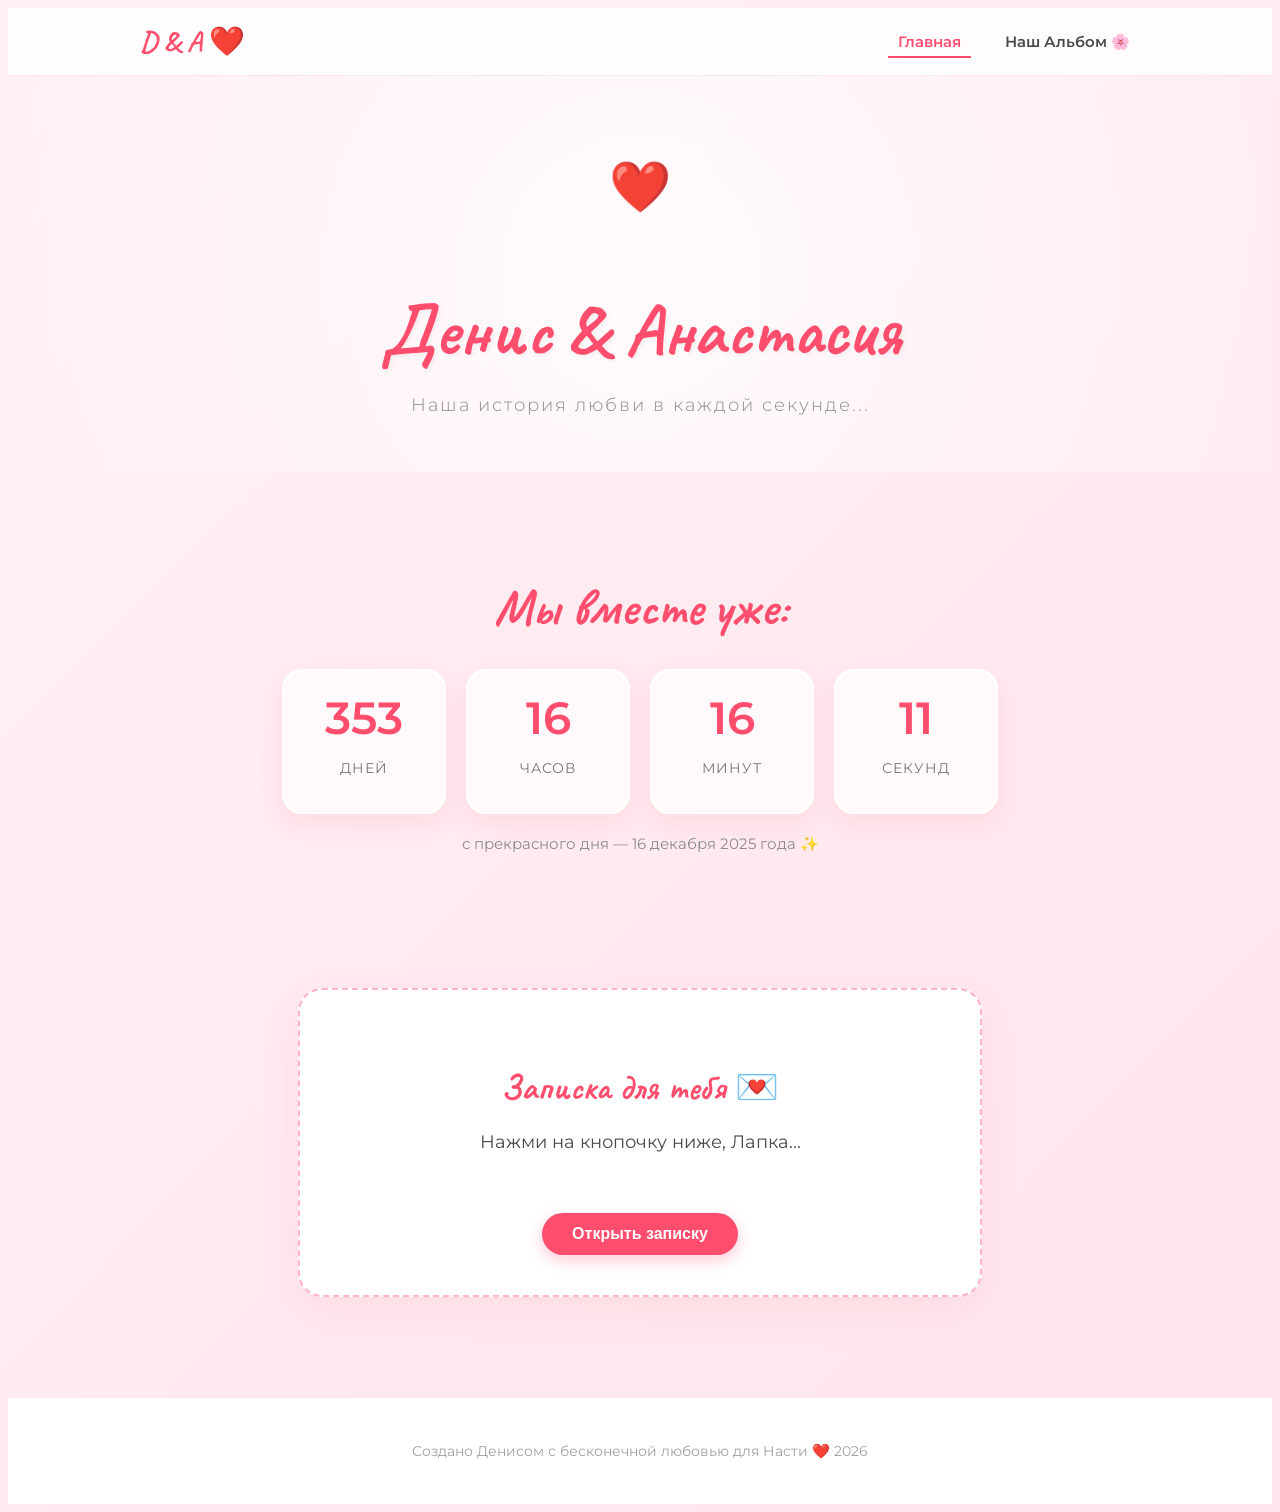
<file: index.html>
<!DOCTYPE html>
<html lang="ru">
<head>
    <meta charset="UTF-8">
    <meta name="viewport" content="width=device-width, initial-scale=1.0">
    <title>Денис ❤️ Анастасия</title>
    <link rel="stylesheet" href="style.css">
    <link href="https://fonts.googleapis.com/css2?family=Caveat:wght@700&family=Montserrat:wght@300;400;600&display=swap" rel="stylesheet">
</head>
<body>    <!-- Модальное праздничное окно на полгода -->
    <div id="anniversary-modal" class="modal-overlay" style="display: none;">
        <div class="modal-card">
            <span class="close-modal" id="close-anniversary">&times;</span>
            <span class="modal-emoji">🎉 半 💕</span>
            <h2>С полугодием нас, Лапка! 🌸</h2>
            <p>Моя любимая Настя! Сегодня ровно 6 месяцев (полгода), как мы вместе. За эти полгода ты подарила мне столько счастья, тепла и улыбок, сколько я не испытывал за всю свою жизнь.</p>
            <p>Я безумно благодарен за каждое твоё нежное объятие, за каждое тихое «люблю» и за все те милые моменты, которые мы разделяем. Пусть эти полгода станут лишь прекрасным началом нашей бесконечной и счастливой истории!</p>
            <p class="love-signature">Безумно люблю тебя! Твой Денис ❤️</p>
            <button class="btn-love" id="modal-celebrate-btn">Ура! 💖</button>
        </div>
    </div>


    <!-- Падающие сердечки -->
    <div id="hearts-container"></div>

    <!-- Навигация -->
    <nav class="navbar">
        <div class="nav-container">
            <a href="index.html" class="nav-logo">D & A ❤️</a>
            <div class="nav-links">
                <a href="index.html" class="active">Главная</a>
                <a href="album.html">Наш Альбом 🌸</a>
            </div>
        </div>
    </nav>

    <header class="hero">
        <div class="heart-loader">
            <div class="heart-shape">❤️</div>
        </div>
        <h1 class="romantic-title">Денис & Анастасия</h1>
        <p class="subtitle">Наша история любви в каждой секунде...</p>
    </header>

    <!-- Секция с таймером -->
    <section class="timer-section">
        <div class="container">
            <h2 class="section-title">Мы вместе уже:</h2>
            <div class="timer-grid">
                <div class="timer-card">
                    <span id="days">0</span>
                    <p>дней</p>
                </div>
                <div class="timer-card">
                    <span id="hours">0</span>
                    <p>часов</p>
                </div>
                <div class="timer-card">
                    <span id="minutes">0</span>
                    <p>минут</p>
                </div>
                <div class="timer-card">
                    <span id="seconds">0</span>
                    <p>секунд</p>
                </div>
            </div>
            <p class="small-date">с прекрасного дня — 16 декабря 2025 года ✨</p>
        </div>
    </section>

    <!-- Интерактивная кнопка с записками -->
    <section class="love-notes-section">
        <div class="container">
            <div class="note-box">
                <h3>Записка для тебя 💌</h3>
                <p id="note-text" class="note-text">Нажми на кнопочку ниже, Лапка...</p>
                <button id="next-note-btn" class="btn-love">Открыть записку</button>
            </div>
        </div>
    </section>

    <footer class="footer">
        <p>Создано Денисом с бесконечной любовью для Насти ❤️ 2026</p>
    </footer>

    <script src="script.js"></script>
</body>
</html>
</file>
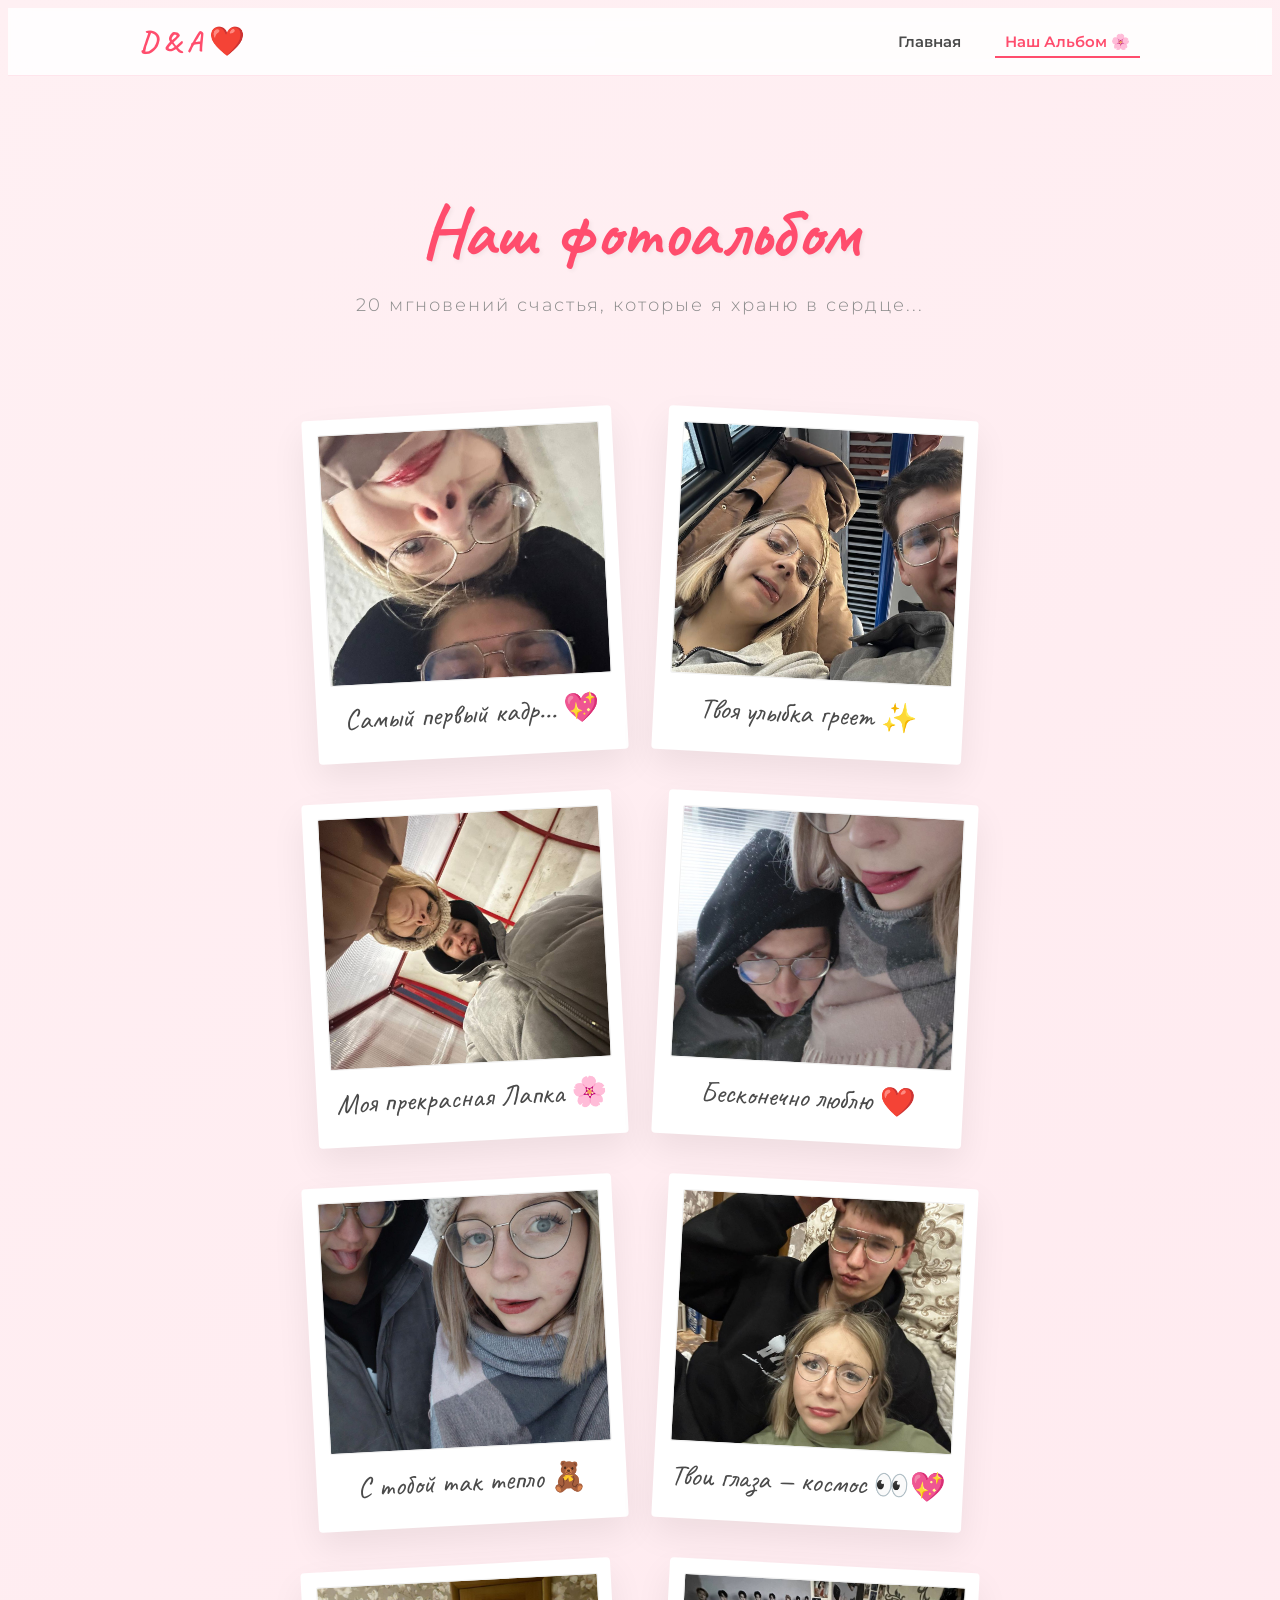
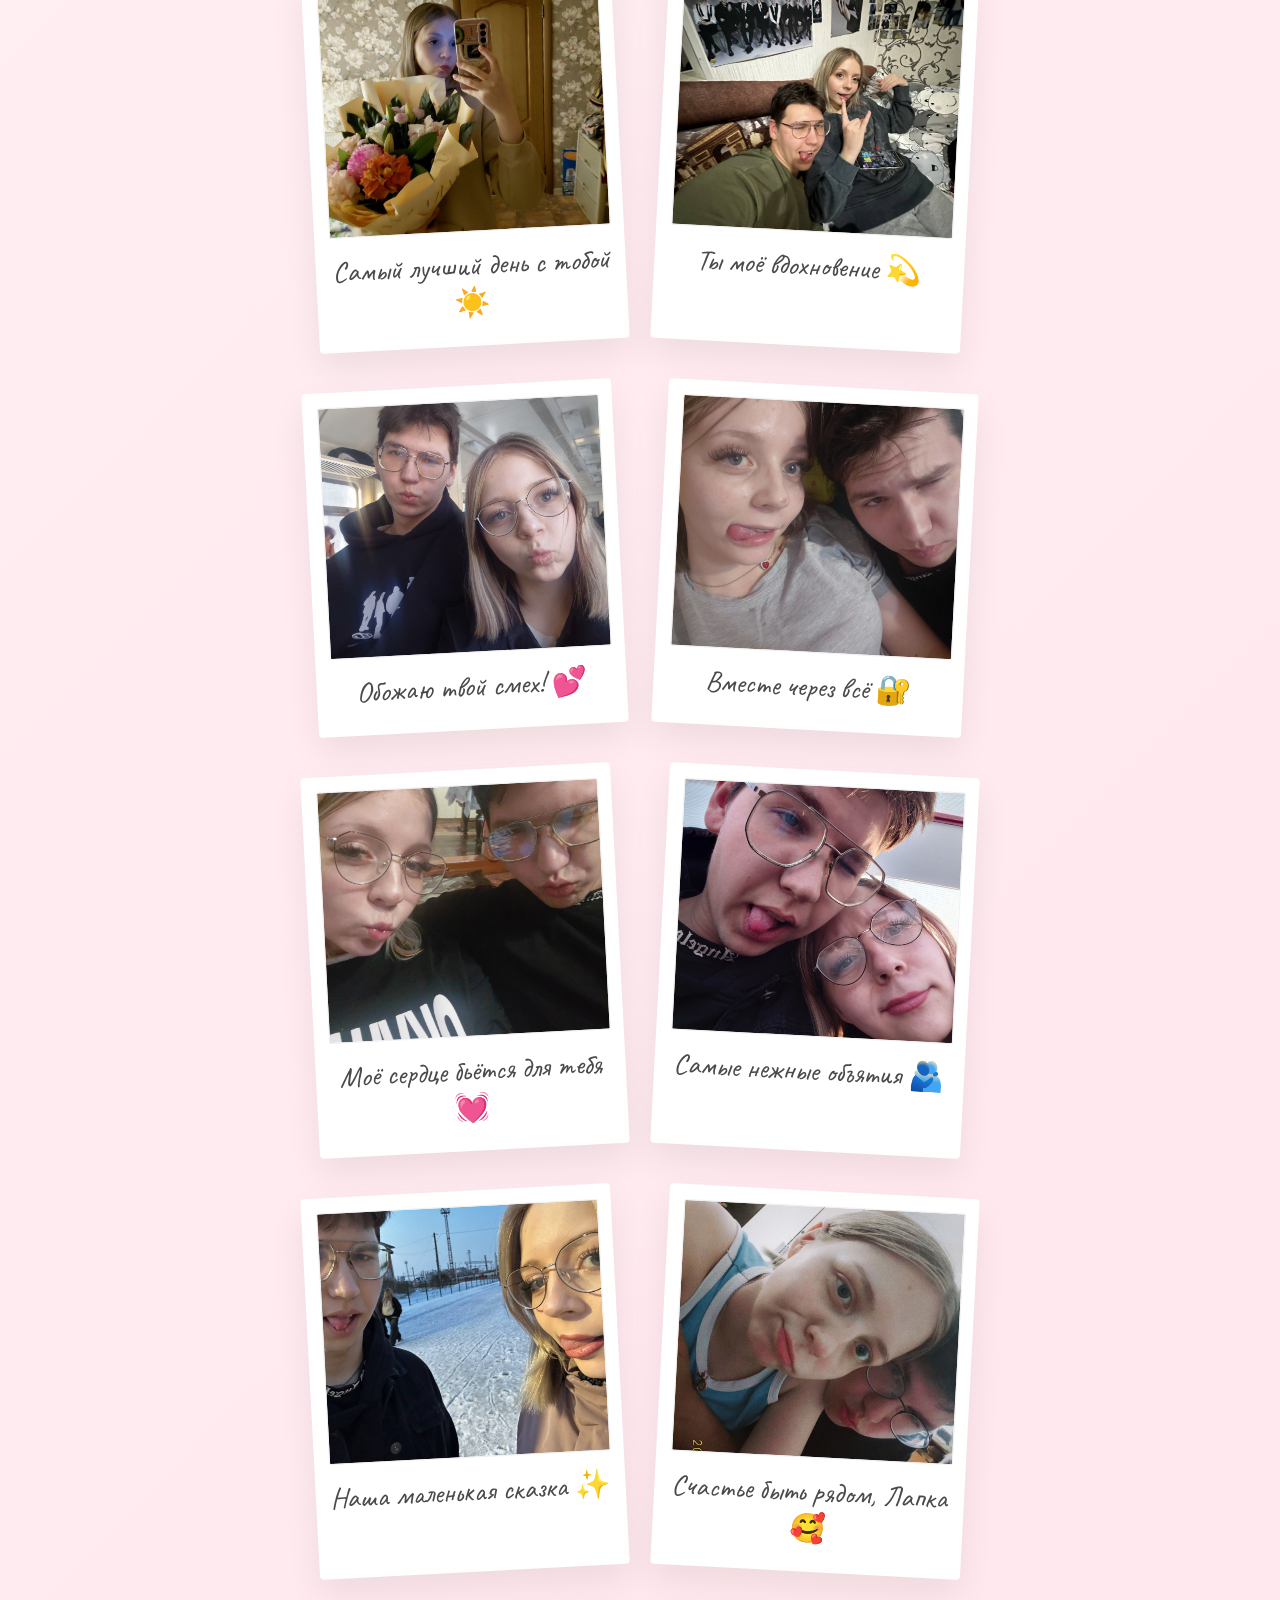
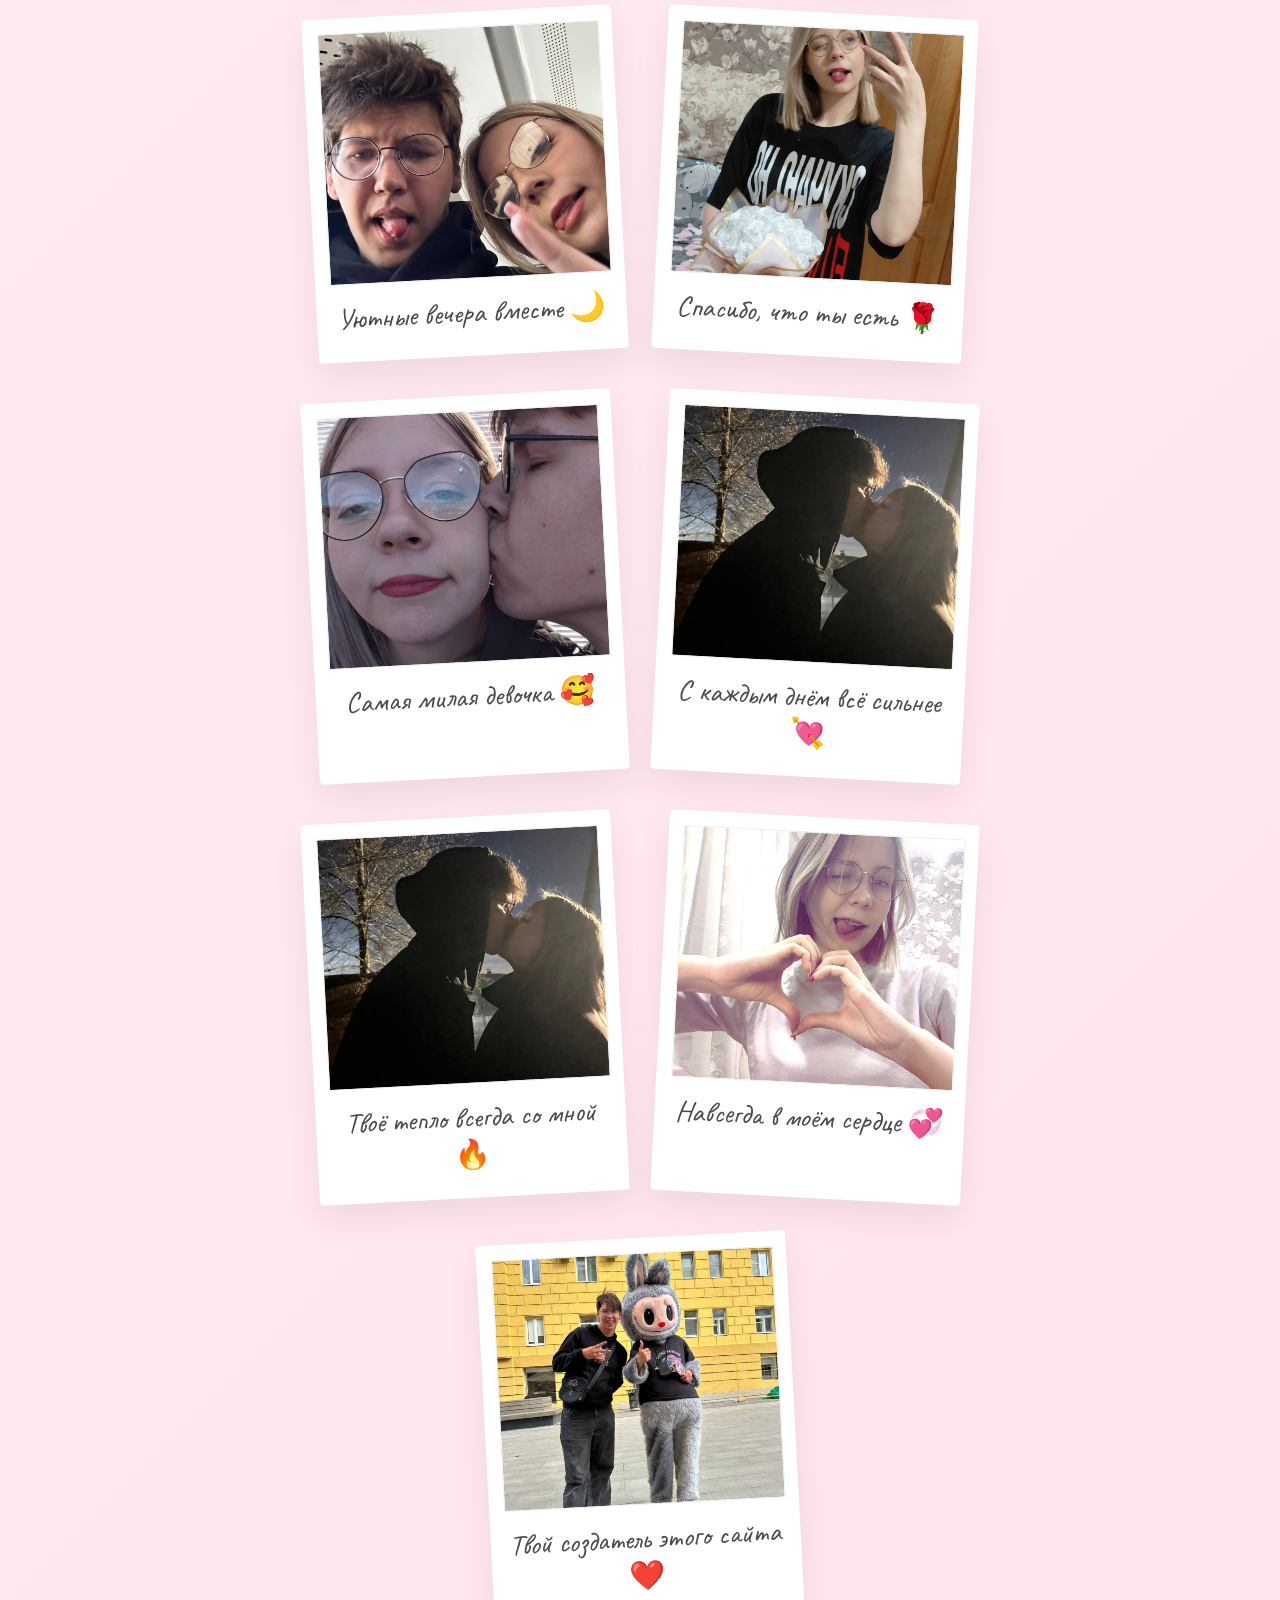
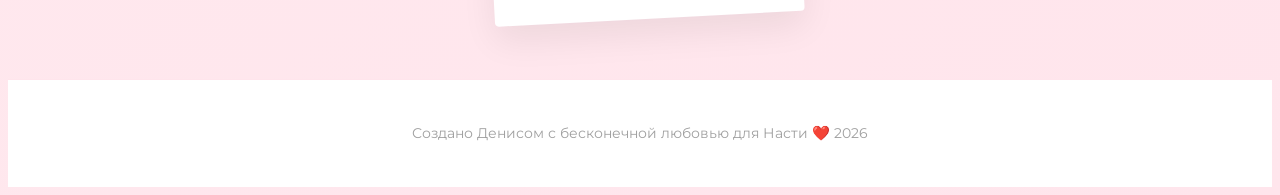
<file: album.html>
<!DOCTYPE html>
<html lang="ru">
<head>
    <meta charset="UTF-8">
    <meta name="viewport" content="width=device-width, initial-scale=1.0">
    <title>Наш Альбом ❤️</title>
    <link rel="stylesheet" href="style.css">
    <link href="https://fonts.googleapis.com/css2?family=Caveat:wght@700&family=Montserrat:wght@300;400;600&display=swap" rel="stylesheet">
</head>
<body>

    <!-- Падающие сердечки -->
    <div id="hearts-container"></div>

    <!-- Навигация -->
    <nav class="navbar">
        <div class="nav-container">
            <a href="index.html" class="nav-logo">D & A ❤️</a>
            <div class="nav-links">
                <a href="index.html">Главная</a>
                <a href="album.html" class="active">Наш Альбом 🌸</a>
            </div>
        </div>
    </nav>

    <!-- Секция Альбома -->
    <section class="album-hero">
        <div class="container">
            <h1 class="romantic-title">Наш фотоальбом</h1>
            <p class="subtitle">20 мгновений счастья, которые я храню в сердце...</p>
        </div>
    </section>

    <section class="gallery-section">
        <div class="container">
            <div class="polaroid-gallery">

                <!-- Карточка 1 -->
                <div class="polaroid">
                    <div class="photo-wrapper">
                        <img src="mi1.png" alt="Наше фото 1" onerror="this.src='https://images.unsplash.com/photo-1518199266791-5375a83190b7?w=500'">
                    </div>
                    <div class="caption">Самый первый кадр... 💖</div>
                </div>

                <!-- Карточка 2 -->
                <div class="polaroid">
                    <div class="photo-wrapper">
                        <img src="mi2.png" alt="Наше фото 2" onerror="this.src='https://images.unsplash.com/photo-1511285560929-80b456fea0bc?w=500'">
                    </div>
                    <div class="caption">Твоя улыбка греет ✨</div>
                </div>

                <!-- Карточка 3 -->
                <div class="polaroid">
                    <div class="photo-wrapper">
                        <img src="mi3.png" alt="Наше фото 3" onerror="this.src='https://images.unsplash.com/photo-1494790108377-be9c29b29330?w=500'">
                    </div>
                    <div class="caption">Моя прекрасная Лапка 🌸</div>
                </div>

                <!-- Карточка 4 -->
                <div class="polaroid">
                    <div class="photo-wrapper">
                        <img src="mi4.png" alt="Наше фото 4" onerror="this.src='https://images.unsplash.com/photo-1490730141103-6cac27aaab94?w=500'">
                    </div>
                    <div class="caption">Бесконечно люблю ❤️</div>
                </div>

                <!-- Карточка 5 -->
                <div class="polaroid">
                    <div class="photo-wrapper">
                        <img src="mi5.png" alt="Наше фото 5" onerror="this.src='https://images.unsplash.com/photo-1516589178581-6cd7833ae3b2?w=500'">
                    </div>
                    <div class="caption">С тобой так тепло 🧸</div>
                </div>

                <!-- Карточка 6 -->
                <div class="polaroid">
                    <div class="photo-wrapper">
                        <img src="mi6.png" alt="Наше фото 6" onerror="this.src='https://images.unsplash.com/photo-1518895949257-7621c3c786d7?w=500'">
                    </div>
                    <div class="caption">Твои глаза — космос 👀💖</div>
                </div>

                <!-- Карточка 7 -->
                <div class="polaroid">
                    <div class="photo-wrapper">
                        <img src="mi7.png" alt="Наше фото 7" onerror="this.src='https://images.unsplash.com/photo-1464746133101-a2c3f88e0dd9?w=500'">
                    </div>
                    <div class="caption">Самый лучший день с тобой ☀️</div>
                </div>

                <!-- Карточка 8 -->
                <div class="polaroid">
                    <div class="photo-wrapper">
                        <img src="mi8.png" alt="Наше фото 8" onerror="this.src='https://images.unsplash.com/photo-1474552226712-ac0f0961a954?w=500'">
                    </div>
                    <div class="caption">Ты моё вдохновение 💫</div>
                </div>

                <!-- Карточка 9 -->
                <div class="polaroid">
                    <div class="photo-wrapper">
                        <img src="mi9.png" alt="Наше фото 9" onerror="this.src='https://images.unsplash.com/photo-1515934751635-c81c6bc9a2d8?w=500'">
                    </div>
                    <div class="caption">Обожаю твой смех! 💕</div>
                </div>

                <!-- Карточка 10 -->
                <div class="polaroid">
                    <div class="photo-wrapper">
                        <img src="mi10.png" alt="Наше фото 10" onerror="this.src='https://images.unsplash.com/photo-1492684223066-81342ee5ff30?w=500'">
                    </div>
                    <div class="caption">Вместе через всё 🔐</div>
                </div>

                <!-- Карточка 11 -->
                <div class="polaroid">
                    <div class="photo-wrapper">
                        <img src="mi11.png" alt="Наше фото 11" onerror="this.src='https://images.unsplash.com/photo-1507525428034-b723cf961d3e?w=500'">
                    </div>
                    <div class="caption">Моё сердце бьётся для тебя 💓</div>
                </div>

                <!-- Карточка 12 -->
                <div class="polaroid">
                    <div class="photo-wrapper">
                        <img src="mi12.png" alt="Наше фото 12" onerror="this.src='https://images.unsplash.com/photo-1469854523086-cc02fe5d8800?w=500'">
                    </div>
                    <div class="caption">Самые нежные объятия 🫂</div>
                </div>

                <!-- Карточка 13 -->
                <div class="polaroid">
                    <div class="photo-wrapper">
                        <img src="mi13.png" alt="Наше фото 13"
onerror="this.src='https://images.unsplash.com/photo-1501854140801-50d01698950b?w=500'">
                    </div>
                    <div class="caption">Наша маленькая сказка ✨</div>
                </div>

                <!-- Карточка 14 -->
                <div class="polaroid">
                    <div class="photo-wrapper">
                        <img src="mi14.png" alt="Наше фото 14" onerror="this.src='https://images.unsplash.com/photo-1447752875215-b2761acb3c5d?w=500'">
                    </div>
                    <div class="caption">Счастье быть рядом, Лапка 🥰</div>
                </div>

                <!-- Карточка 15 -->
                <div class="polaroid">
                    <div class="photo-wrapper">
                        <img src="mi15.png" alt="Наше фото 15" onerror="this.src='https://images.unsplash.com/photo-1470071459604-3b5ec3a7fe05?w=500'">
                    </div>
                    <div class="caption">Уютные вечера вместе 🌙</div>
                </div>

                <!-- Карточка 16 -->
                <div class="polaroid">
                    <div class="photo-wrapper">
                        <img src="mi16.png" alt="Наше фото 16" onerror="this.src='https://images.unsplash.com/photo-1441974231531-c6227db76b6e?w=500'">
                    </div>
                    <div class="caption">Спасибо, что ты есть 🌹</div>
                </div>

                <!-- Карточка 17 -->
                <div class="polaroid">
                    <div class="photo-wrapper">
                        <img src="mi17.png" alt="Наше фото 17" onerror="this.src='https://images.unsplash.com/photo-1472214222541-d510753a4707?w=500'">
                    </div>
                    <div class="caption">Самая милая девочка 🥰</div>
                </div>

                <!-- Карточка 18 -->
                <div class="polaroid">
                    <div class="photo-wrapper">
                        <img src="mi18.png" alt="Наше фото 18" onerror="this.src='https://images.unsplash.com/photo-1525253086316-d0c936c814f8?w=500'">
                    </div>
                    <div class="caption">С каждым днём всё сильнее 💘</div>
                </div>

                <!-- Карточка 19 -->
                <div class="polaroid">
                    <div class="photo-wrapper">
                        <img src="mi18.png" alt="Наше фото 19" onerror="this.src='https://images.unsplash.com/photo-1426604966848-d7adac402bff?w=500'">
                    </div>
                    <div class="caption">Твоё тепло всегда со мной 🔥</div>
                </div>

                <!-- Карточка 20 -->
                <div class="polaroid">
                    <div class="photo-wrapper">
                        <img src="ti.png" alt="Наше фото 20" onerror="this.src='https://images.unsplash.com/photo-1465146344425-f00d5f5c8f07?w=500'">
                    </div>
                    <div class="caption">Навсегда в моём сердце 💞</div>
                </div>
                <div class="polaroid">
                    <div class="photo-wrapper">
                        <img src="ya.png" alt="Наше фото 20" onerror="this.src='https://images.unsplash.com/photo-1465146344425-f00d5f5c8f07?w=500'">
                    </div>
                    <div class="caption">Твой создатель этого сайта ❤️</div>
                </div>

            </div>
        </div>
    </section>

    <footer class="footer">
        <p>Создано Денисом с бесконечной любовью для Насти ❤️ 2026</p>
    </footer>

    <script src="script.js"></script>
</body>
</html>
</file>
<file: style.css>
ss
/* Базовые стили */
* {
    margin: 0;
    padding: 0;
    box-sizing: border-box;
}

:root {
    --pink-light: #ffe5ec;
    --pink-medium: #ffb3c6;
    --pink-dark: #ff4d6d;
    --text-color: #4a4a4a;
    --gold: #d4af37;
}

body {
    font-family: 'Montserrat', sans-serif;
    background: linear-gradient(135deg, #fff0f3, #ffe5ec);
    color: var(--text-color);
    overflow-x: hidden;
    position: relative;
}

.container {
    max-width: 1000px;
    margin: 0 auto;
    padding: 0 20px;
}

/* Эффект падающих сердечек */
#hearts-container {
    position: fixed;
    top: 0;
    left: 0;
    width: 100%;
    height: 100%;
    pointer-events: none; /* Пропускает клики сквозь себя */
    z-index: 999;
}

.heart-particle {
    position: absolute;
    font-size: 24px;
    animation: fall linear forwards;
    opacity: 0.8;
}

@keyframes fall {
    0% {
        transform: translateY(-50px) rotate(0deg);
        opacity: 1;
    }
    100% {
        transform: translateY(105vh) rotate(360deg);
        opacity: 0;
    }
}

/* Шапка (Hero) */
.hero {
    text-align: center;
    padding: 80px 20px 40px;
    background: radial-gradient(circle, rgba(255,255,255,0.8) 0%, rgba(255,240,243,0.3) 100%);
}

.romantic-title {
    font-family: 'Caveat', cursive;
    font-size: 4.5em;
    color: var(--pink-dark);
    text-shadow: 2px 2px 4px rgba(0, 0, 0, 0.05);
    margin-bottom: 10px;
}

.subtitle {
    font-size: 1.1em;
    font-weight: 300;
    letter-spacing: 2px;
    color: #8c8c8c;
}

/* Пульсирующее сердечко */
.heart-loader {
    font-size: 50px;
    margin-bottom: 20px;
    display: inline-block;
    animation: heartbeat 1.4s infinite ease-in-out;
}

@keyframes heartbeat {
    0% { transform: scale(1); }
    15% { transform: scale(1.25); }
    30% { transform: scale(1); }
    45% { transform: scale(1.15); }
    60% { transform: scale(1); }
}

/* Заголовки секций */
.section-title {
    font-family: 'Caveat', cursive;
    font-size: 3.2em;
    color: var(--pink-dark);
    text-align: center;
    margin-bottom: 30px;
}

/* Таймер */
.timer-section {
    padding: 60px 0;
}

.timer-grid {
    display: flex;
    justify-content: center;
    gap: 20px;
    flex-wrap: wrap;
    margin-bottom: 20px;
}

.timer-card {
    background: rgba(255, 255, 255, 0.7);
    backdrop-filter: blur(8px);
    border: 2px solid #fff;
    border-radius: 20px;
    padding: 20px;
    min-width: 120px;
    text-align: center;
    box-shadow: 0 10px 25px rgba(255, 77, 109, 0.1);
}

.timer-card span {
    font-size: 2.8em;
    font-weight: 600;
    color: var(--pink-dark);
    display: block;
}

.timer-card p {
    font-size: 0.9em;
    color: #777;
    text-transform: uppercase;
    letter-spacing: 1px;
}

.small-date {
    text-align: center;
    font-size: 0.95em;
    color: #8c8c8c;
}

/* Галерея Полароиды */
.gallery-section {
    padding: 60px 0;
}

.gallery-subtitle {
    text-align: center;
    color: #8c8c8c;
    margin-bottom: 40px;
    font-size: 1.05em;
}

.polaroid-gallery {
    display: flex;
    justify-content: center;
    gap: 40px;
    flex-wrap: wrap;
}

.polaroid {
    background: #fff;
    padding: 15px 15px 25px;
    box-shadow: 0 15px 35px rgba(0,0,0,0.07);
    border-radius: 4px;
    width: 280px;
    transition: transform 0.4s ease, box-shadow 0.4s ease;
    cursor: pointer;
}

.polaroid:nth-child(odd) {
    transform: rotate(-3deg);
}

.polaroid:nth-child(even) {
    transform: rotate(3deg);
}

.polaroid:hover {
    transform: scale(1.05) rotate(0deg) translateY(-10px);
    box-shadow: 0 20px 45px rgba(255, 77, 109, 0.15);
    z-index: 10;
}

.photo-wrapper {
    width: 100%;
    height: 250px;
    overflow: hidden;
    border: 1px solid #f0f0f0;
    border-radius: 2px;
}

.photo-wrapper img {
    width: 100%;
    height: 100%;
    object-fit: cover;
}

.caption {
    font-family: 'Caveat', cursive;
    font-size: 1.8em;
    text-align: center;
    color: #4a4a4a;
    margin-top: 15px;
}

/* Секция Записок */
.love-notes-section {
    padding: 60px 0 100px;
}

.note-box {
    background: #fff;
    border-radius: 24px;
    padding: 40px;
    text-align: center;
    max-width: 600px;
    margin: 0 auto;
    box-shadow: 0 15px 40px rgba(255, 77, 109, 0.08);
    border: 2px dashed var(--pink-medium);
}

.note-box h3 {
    font-family: 'Caveat', cursive;
    font-size: 2.2em;
    color: var(--pink-dark);
    margin-bottom: 15px;
}

.note-text {
    font-size: 1.1em;
    line-height: 1.6;
    margin-bottom: 25px;
    min-height: 60px;
    transition: opacity 0.3s ease;
}

.btn-love {
    background-color: var(--pink-dark);
    color: #fff;
    border: none;
    padding: 12px 30px;
    font-size: 1em;
    border-radius: 50px;
    font-weight: 600;
    cursor: pointer;
    box-shadow: 0 5px 15px rgba(255, 77, 109, 0.3);
    transition: background 0.3s, transform 0.2s;
}

.btn-love:hover {
    background-color: #ff3355;
    transform: scale(1.05);
}

.btn-love:active {
    transform: scale(0.95);
}

/* Футер */
.footer {
    text-align: center;
    padding: 30px;
    font-size: 0.9em;
    color: #a0a0a0;
    border-top: 1px solid #ffe5ec;
    background-color: #fff;
}

/* Адаптивность для телефонов (чтобы Насте было удобно смотреть с мобильного) */
@media (max-width: 768px) {
    .romantic-title { font-size: 3.2em; }
    .section-title { font-size: 2.5em; }
    .timer-grid { gap: 10px; }
    .timer-card { min-width: 80px; padding: 10px; }
    .timer-card span { font-size: 1.8em; }
    .timer-card p { font-size: 0.7em; }
    .polaroid-gallery { gap: 20px; }
    .polaroid { width: 100%; max-width: 290px; }
}
/* Навигационная панель */
.navbar {
    background-color: rgba(255, 255, 255, 0.85);
    backdrop-filter: blur(10px);
    border-bottom: 1px solid #ffe5ec;
    position: sticky;
    top: 0;
    z-index: 1000;
    padding: 15px 0;
}

.nav-container {
    max-width: 1000px;
    margin: 0 auto;
    display: flex;
    justify-content: space-between;
    align-items: center;
    padding: 0 20px;
}

.nav-logo {
    font-family: 'Caveat', cursive;
    font-size: 1.8em;
    color: var(--pink-dark);
    text-decoration: none;
    font-weight: 700;
}

.nav-links a {
    text-decoration: none;
    color: var(--text-color);
    font-size: 0.95em;
    font-weight: 600;
    margin-left: 20px;
    padding: 5px 10px;
    transition: color 0.3s, border-bottom 0.3s;
    border-bottom: 2px solid transparent;
}

.nav-links a:hover, .nav-links a.active {
    color: var(--pink-dark);
    border-bottom: 2px solid var(--pink-dark);
}

/* Стили для хедера альбома */
.album-hero {
    text-align: center;
    padding: 50px 20px 20px;
}

/* Настройка плавного появления текста записки */
.note-text {
    transition: opacity 0.3s ease-in-out;
}
/* Праздничное окно на полгода */
.modal-overlay {
    position: fixed;
    top: 0;
    left: 0;
    width: 100%;
    height: 100%;
    background-color: rgba(0, 0, 0, 0.5);
    backdrop-filter: blur(8px);
    z-index: 2000;
    display: flex;
    justify-content: center;
    align-items: center;
    opacity: 0;
    transition: opacity 0.5s ease;
}

.modal-overlay.show {
    opacity: 1;
}

.modal-card {
    background: #fff;
    padding: 40px 30px;
    border-radius: 30px;
    max-width: 500px;
    width: 90%;
    text-align: center;
    box-shadow: 0 20px 50px rgba(255, 77, 109, 0.3);
    border: 3px solid var(--pink-medium);
    position: relative;
    transform: scale(0.7);
    transition: transform 0.5s cubic-bezier(0.175, 0.885, 0.32, 1.275);
}

.modal-overlay.show .modal-card {
    transform: scale(1);
}

.close-modal {
    position: absolute;
    top: 15px;
    right: 20px;
    font-size: 30px;
    cursor: pointer;
    color: #aaa;
    transition: color 0.3s;
}

.close-modal:hover {
    color: var(--pink-dark);
}

.modal-emoji {
    font-size: 3.5em;
    display: block;
    margin-bottom: 15px;
    animation: bounce 2s infinite;
}

.modal-card h2 {
    font-family: 'Caveat', cursive;
    font-size: 2.8em;
    color: var(--pink-dark);
    margin-bottom: 15px;
}

.modal-card p {
    font-size: 1em;
    line-height: 1.6;
    color: #555;
    margin-bottom: 15px;
}

.love-signature {
    font-family: 'Caveat', cursive;
    font-size: 1.8em;
    color: var(--pink-dark) !important;
    font-weight: bold;
    margin-top: 10px;
}

@keyframes bounce {
    0%, 100% { transform: translateY(0); }
    50% { transform: translateY(-10px); }
}
</file>
